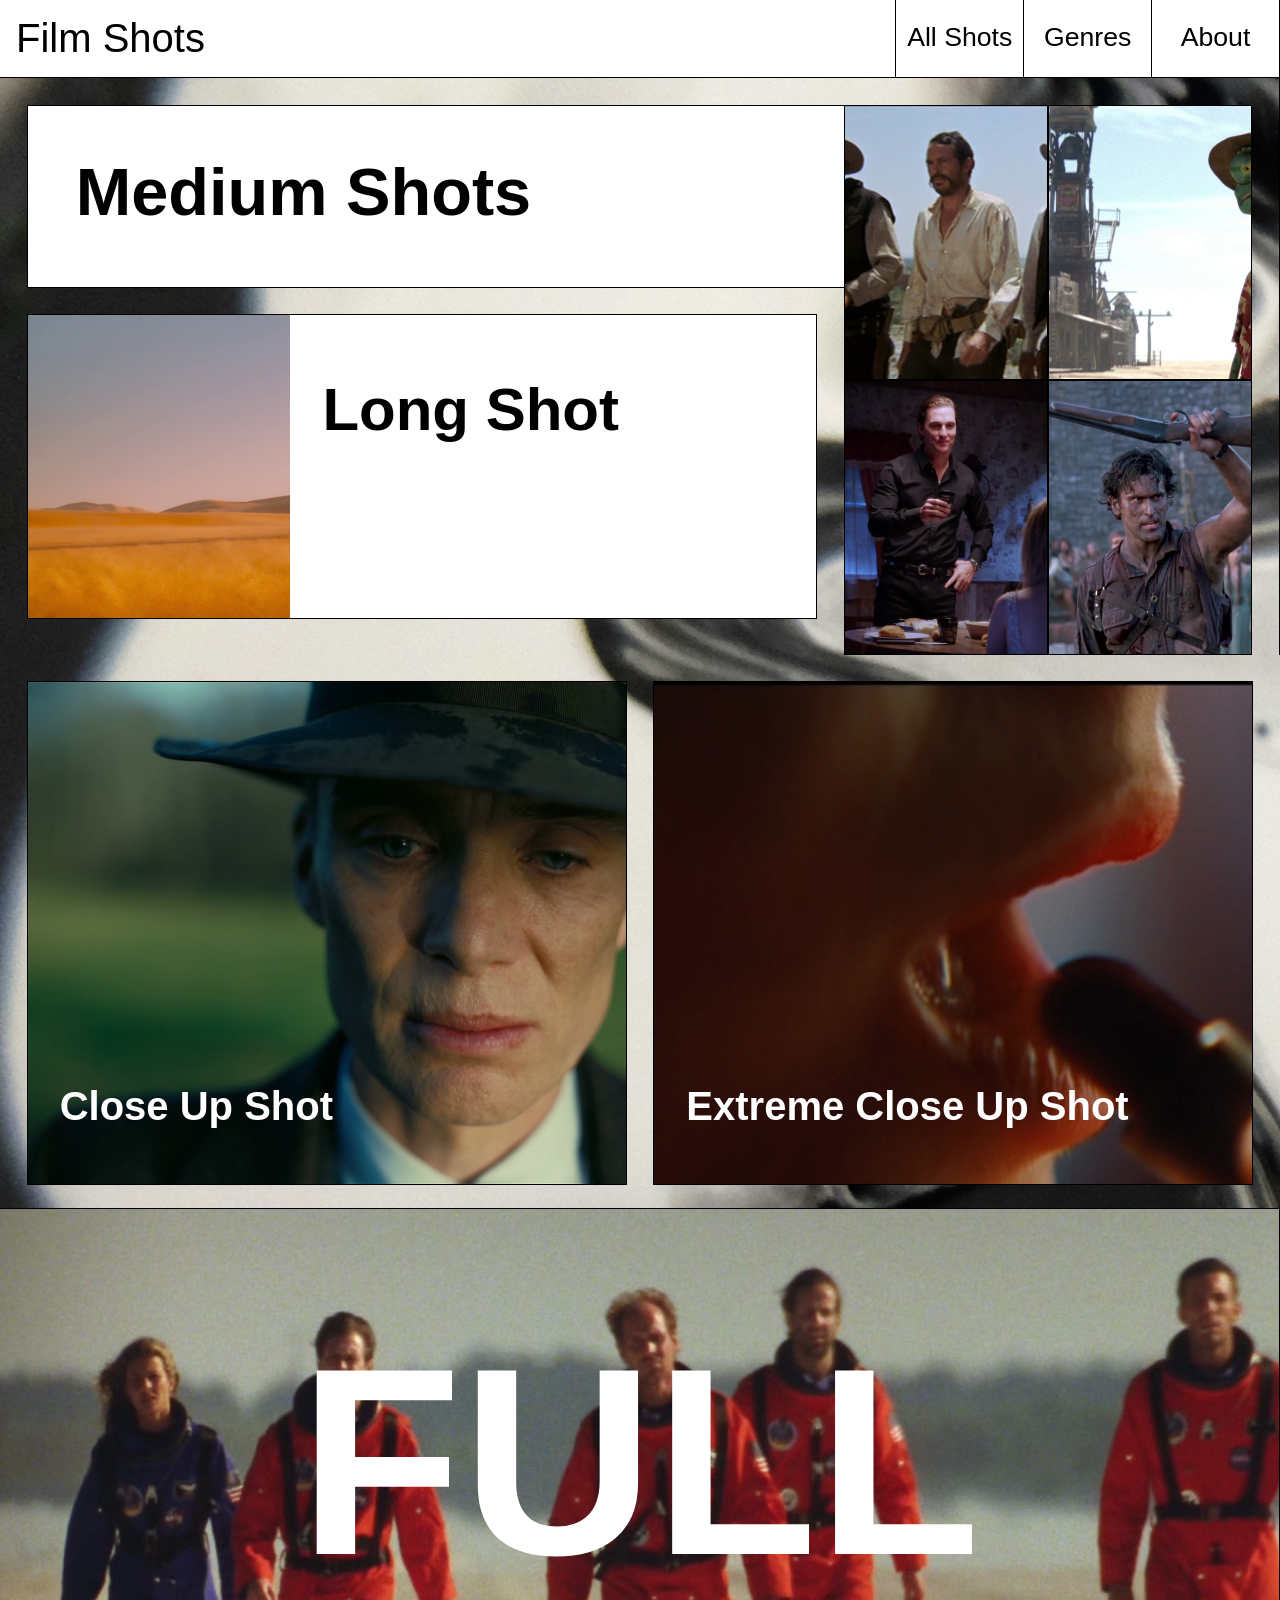
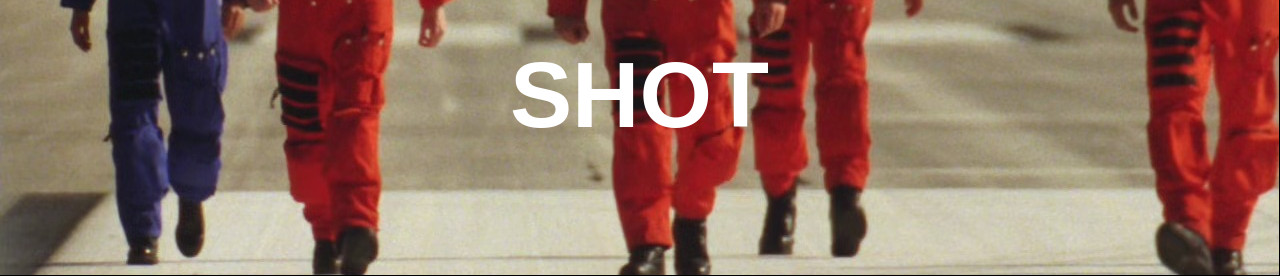
<file: index.html>
<html lang="en">
<head>
    <meta charset="UTF-8">
    <meta name="viewport" content="width=device-width, initial-scale=1.0">
    <link rel="stylesheet" href="style.css">
    <title>Film Shots</title>
</head>
<body>
    <nav>
        <div class="title">Film Shots</div>
        <div></div>
        <a href="#">All Shots</a>
        <a href="pages/genres.html">Genres</a>
        <a href="pages/about.html">About</a>
    </nav>
    <div class="desktopFormat">
        <div class="grid-med">
            <div class="first-split">
                <a href="pages/mediumshot-gallery.html" class="border">
                    <div id="med-shots">Medium Shots</div>
                </a>
                <div class="visual-border">
                    <a href="pages/longshot.html" class="longshot">
                        <div class="longshot-box">
                            <img src="img/Mad-Max-Fury-04.jpg">
                        </div>
                        <div id="long-shot">Long Shot</div>
                    </a>
                </div>
            </div>
            <div class="grid-med-img">
                <a href="pages/cowboyshot.html" id="content-item">
                    <div class="item">
                        <img src="img/The-Wild-Bunch-01.jpg">
                        <div class="caption">Cowboy Shot</div>
                    </div>
                </a>
                <a href="pages/mediumshot.html" id="content-item">
                    <div class="item">
                        <img src="img/Rango-025.jpg">
                        <div class="caption">Medium Shot</div>
                    </div>
                </a>
                <a href="pages/mediumfullshot.html" id="content-item">
                    <div class="item">
                        <img src="img/Joe-Killer-62.jpg">
                        <div class="caption">Medium Full Shot</div>
                    </div>
                </a>
                <a href="pages/mediumcloseupshot.html" id="content-item">
                    <div class="item">
                        <img src="img/Army-of-Darkness-16.jpg">
                        <div class="caption">Medium Close Up Shot</div>
                    </div>
                </a>
            </div>
        </div>
    </div>
    <div class="mobileFormat">
        <div class="grid-med">
            <a href="pages/mediumshot-gallery.html" class="border">
                <div id="med-shots">Medium Shots</div>
            </a>
            <div class="grid-med-img">
                <a href="pages/cowboyshot.html" id="content-item">
                    <div class="item">
                        <img src="img/The-Wild-Bunch-01.jpg">
                        <div class="caption">Cowboy Shot</div>
                    </div>
                </a>
                <a href="pages/mediumshot.html" id="content-item">
                    <div class="item">
                        <img src="img/Rango-025.jpg">
                        <div class="caption">Medium Shot</div>
                    </div>
                </a>
                <a href="pages/mediumfullshot.html" id="content-item">
                    <div class="item">
                        <img src="img/Joe-Killer-62.jpg">
                        <div class="caption">Medium Full Shot</div>
                    </div>
                </a>
                <a href="pages/mediumcloseupshot.html" id="content-item">
                    <div class="item">
                        <img src="img/Army-of-Darkness-16.jpg">
                        <div class="caption">Medium Close Up Shot</div>
                    </div>
                </a>
            </div>
        </div>
        <div class="visual-border">
            <a href="pages/longshot.html" class="longshot">
                <div class="longshot-box">
                    <img src="img/Mad-Max-Fury-04.jpg">
                </div>
                <div id="long-shot">Long Shot</div>
            </a>
        </div>
    </div>
    <div class="closeups">
        <a href="pages/closeupshot.html" class="closeup-shot">
            <div id="cu-boxes"><img src="img/Oppenheimer-64.jpg"></div>
            <div id="cu-text">Close Up Shot</div>
        </a>
        <a href="pages/ecushot.html" class="ecu-shot">
            <div id="cu-boxes"><img src="img/The-Inglorious-Bastards-38.jpg"></div>
            <div id="ecu-text">Extreme Close Up Shot</div>
        </a>
    </div>
    <div class="border-full">
        <a href="pages/fullshot.html" class="grid-full">
            <div id="text-fullshot1">FULL</div>
            <div id="text-fullshot2">SHOT</div>
        </a>
    </div>
</body>
</html>
</file>
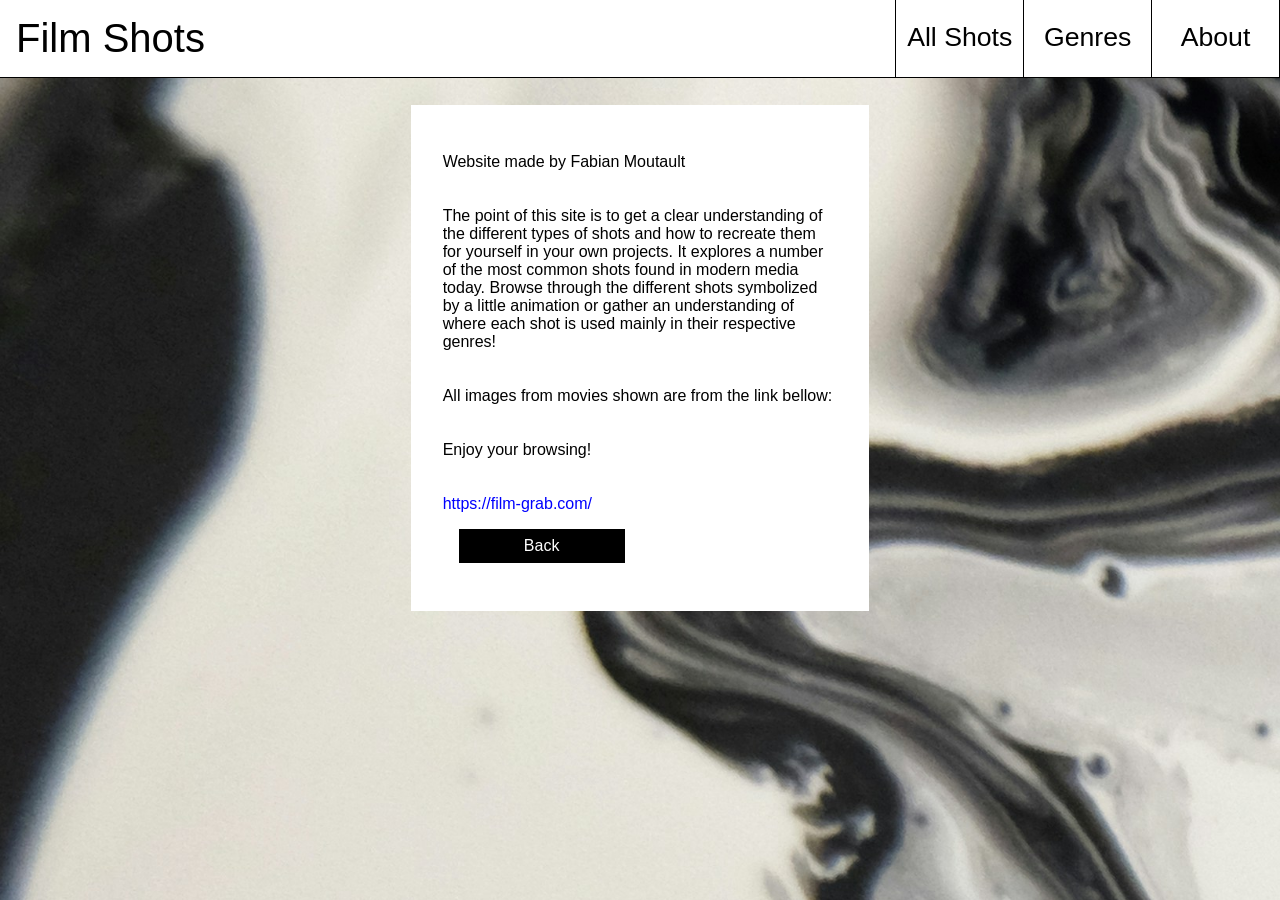
<file: pages/about.html>
<html lang="en">
<head>
    <meta charset="UTF-8">
    <meta name="viewport" content="width=device-width, initial-scale=1.0">
    <link rel="stylesheet" href="../style.css">
    <title>About</title>
</head>
<body>
    <nav>
        <div class="title">Film Shots</div>
        <div></div>
        <a href="../index.html">All Shots</a>
        <a href="genres.html">Genres</a>
        <a href="#">About</a>
    </nav>
    <div class="about-grid">
        <div></div>
        <div class="about-text-box">
            <p>
                Website made by Fabian Moutault
            </p>
            <p>
                The point of this site is to get a clear understanding of the different types of shots and how to recreate 
                them for yourself in your own projects. It explores a number of the most common shots found in modern
                media today. Browse through the different shots symbolized by a little animation or gather an understanding
                of where each shot is used mainly in their respective genres!
            </p>
            <p>
                All images from movies shown are from the link bellow:
            </p>
            <p>
                Enjoy your browsing!
            </p>
            <a href="https://film-grab.com/" target="_blank">
                https://film-grab.com/
            </a>
            <a href="../index.html">
                    <div class="button">Back</div>
            </a>
        </div>
        <div></div>
    </div>
</body>
</html>
</file>
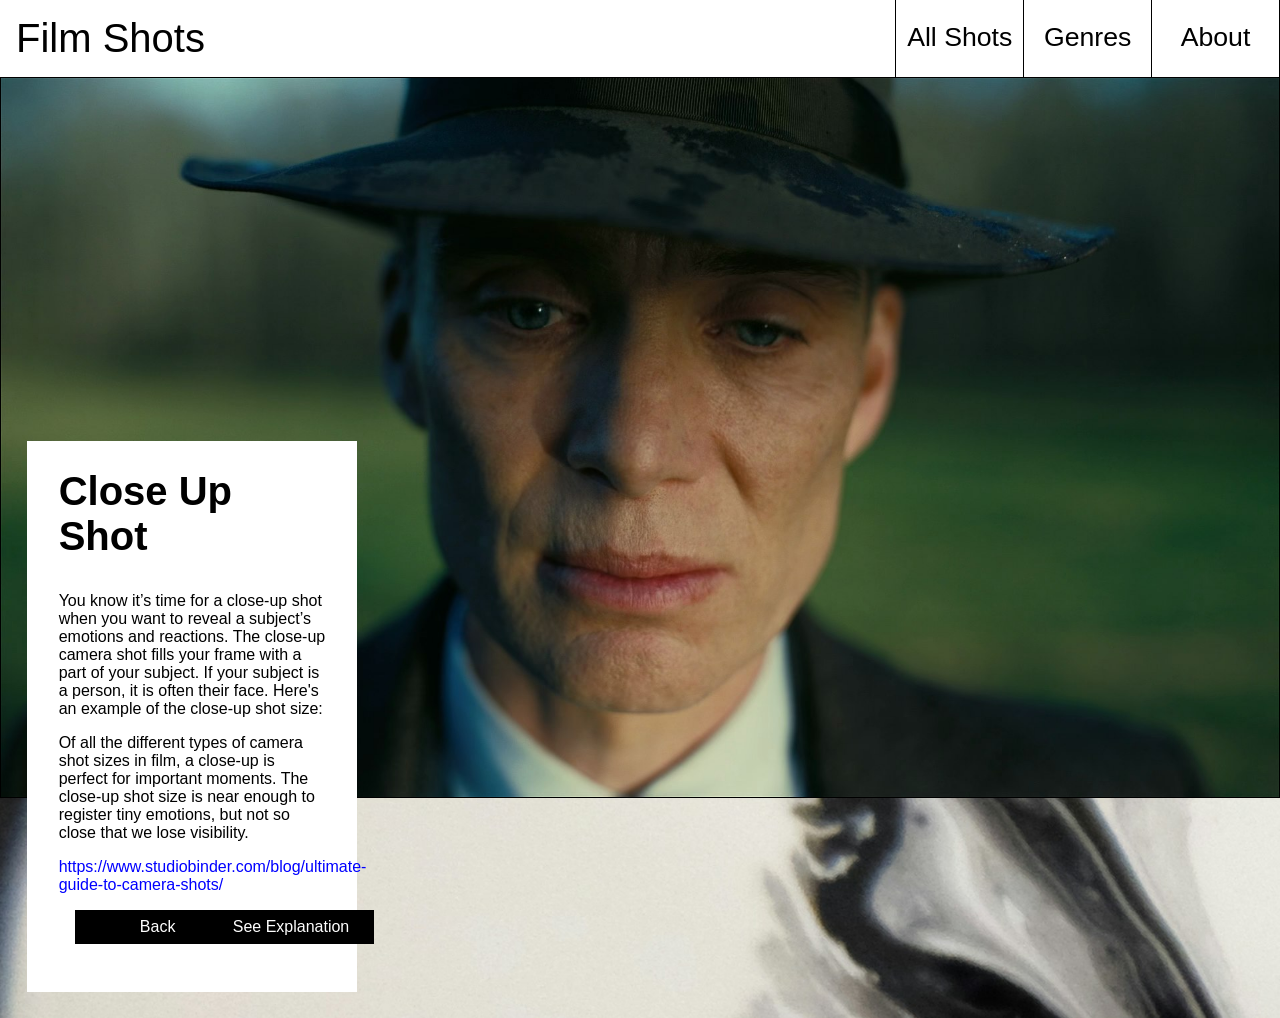
<file: pages/closeupshot.html>
<html lang="en">
<head>
    <meta charset="UTF-8">
    <meta name="viewport" content="width=device-width, initial-scale=1.0">
    <link rel="stylesheet" href="../style.css">
    <title>Close Up Shot</title>
</head>
<body>
    <nav>
        <div class="title">Film Shots</div>
        <div></div>
        <a href="../index.html">All Shots</a>
        <a href="genres.html">Genres</a>
        <a href="about.html">About</a>
    </nav>
    <div class="big-image">
        <img src="../img/Oppenheimer-64.jpg">
    </div>
    <div class="shot-grid">
        <div class="shot-text-box">
            <h2>Close Up Shot</h2>
            <p>You know it’s time for a close-up shot when you want to reveal a subject’s emotions and reactions. The close-up 
                camera shot fills your frame with a part of your subject. If your subject is a person, it is often their face. 
                Here's an example of the close-up shot size:
            </p>
            <p>
                Of all the different types of camera shot sizes in film, a close-up is perfect for important moments. 
                The close-up shot size is near enough to register tiny emotions, but not so close that we lose visibility.
            </p>
            <a href="https://www.studiobinder.com/blog/ultimate-guide-to-camera-shots/" target="_blank">
                https://www.studiobinder.com/blog/ultimate-guide-to-camera-shots/
            </a>
            <div class="button-container">
                <a href="../index.html">
                    <div class="button">Back</div>
                </a>
                <a href="https://youtu.be/O5ZCsw22JRk?list=PLEzQZpmbzckX-GPpjzBF4cjgueZBX2bJD" target="_blank" class="shot-explain">
                    <div class="button">See Explanation</div>
                </a>
            </div>
        </div>
    </div>
</body>
</html>
</file>
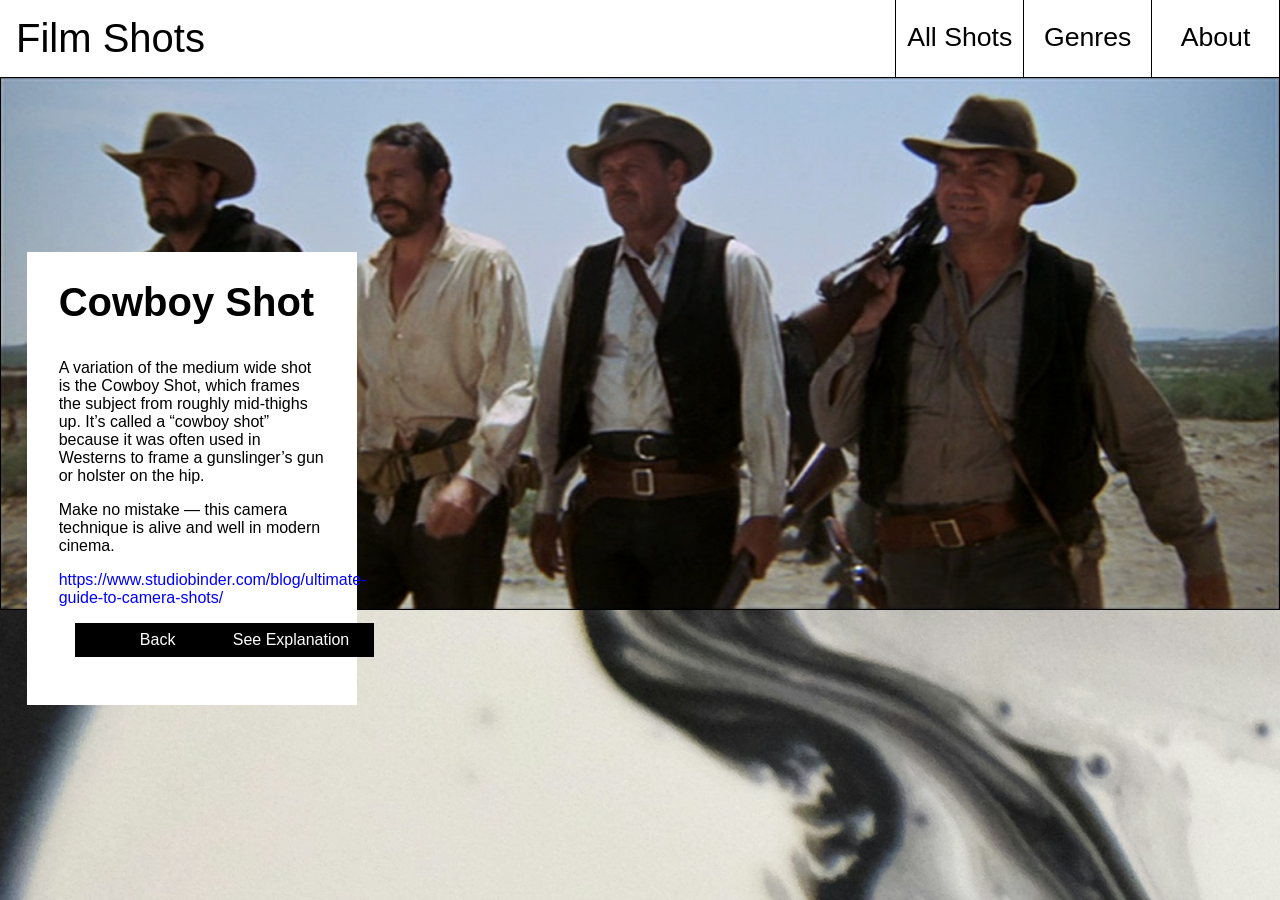
<file: pages/cowboyshot.html>
<html lang="en">
<head>
    <meta charset="UTF-8">
    <meta name="viewport" content="width=device-width, initial-scale=1.0">
    <link rel="stylesheet" href="../style.css">
    <title>Cowboy Shot</title>
</head>
<body>
    <nav>
        <div class="title">Film Shots</div>
        <div></div>
        <a href="../index.html">All Shots</a>
        <a href="genres.html">Genres</a>
        <a href="about.html">About</a>
    </nav>
    <div class="big-image">
        <img src="../img/The-Wild-Bunch-01.jpg">
    </div>
    <div class="shot-grid">
        <div class="shot-text-box">
            <h2>Cowboy Shot</h2>
            <p>A variation of the medium wide shot is the Cowboy Shot, which frames the subject from roughly mid-thighs up. It’s called a
                “cowboy shot” because it was often used in Westerns to frame a gunslinger’s gun or holster on the hip.
            </p>
            <p>Make no mistake — this camera technique is alive and well in modern cinema.
            </p>
            <a href="https://www.studiobinder.com/blog/ultimate-guide-to-camera-shots/" target="_blank">
                https://www.studiobinder.com/blog/ultimate-guide-to-camera-shots/
            </a>
            <div class="button-container">
                <a href="../index.html">
                    <div class="button">Back</div>
                </a>
                <a href="https://youtu.be/dQV2-6_0ZeY?list=PLEzQZpmbzckX-GPpjzBF4cjgueZBX2bJD" target="_blank" class="shot-explain">
                    <div class="button">See Explanation</div>
                </a>
            </div>
        </div>
    </div>
</body>
</html>
</file>
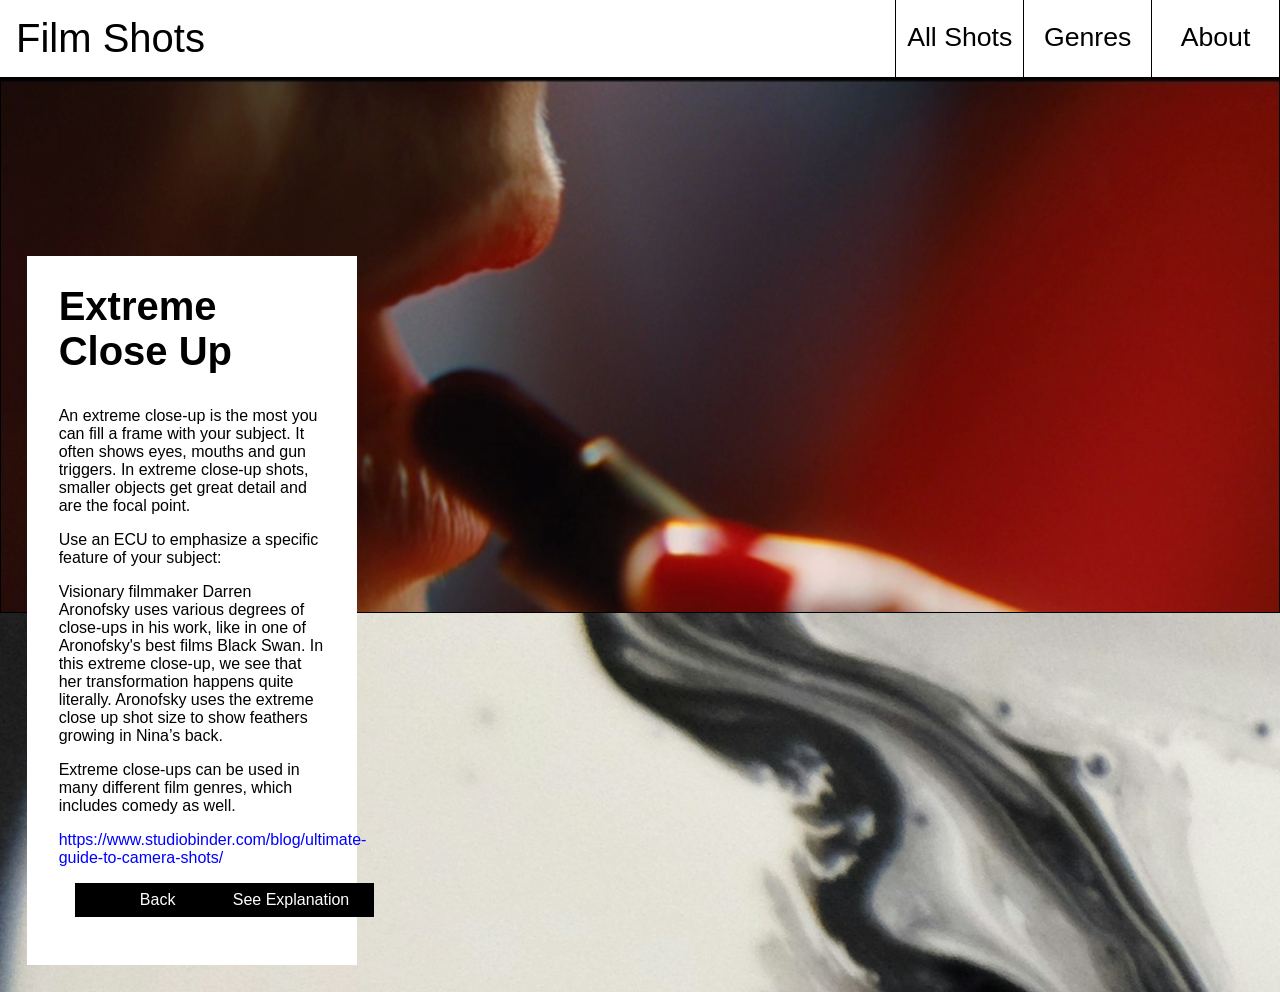
<file: pages/ecushot.html>
<html lang="en">
<head>
    <meta charset="UTF-8">
    <meta name="viewport" content="width=device-width, initial-scale=1.0">
    <link rel="stylesheet" href="../style.css">
    <title>Extreme Close Up Shot</title>
</head>
<body>
    <nav>
        <div class="title">Film Shots</div>
        <div></div>
        <a href="../index.html">All Shots</a>
        <a href="genres.html">Genres</a>
        <a href="about.html">About</a>
    </nav>
    <div class="big-image">
        <img src="../img/The-Inglorious-Bastards-38.jpg">
    </div>
    <div class="shot-grid">
        <div class="shot-text-box">
            <h2>Extreme Close Up</h2>
            <p>
                An extreme close-up is the most you can fill a frame with your subject. It often shows eyes, mouths and gun triggers. 
                In extreme close-up shots, smaller objects get great detail and are the focal point.
            </p>
            <p>
                Use an ECU to emphasize a specific feature of your subject:
            </p>
            <p>
                Visionary filmmaker Darren Aronofsky uses various degrees of close-ups in his work, like in one of Aronofsky's 
                best films Black Swan. In this extreme close-up, we see that her transformation happens quite literally. Aronofsky 
                uses the extreme close up shot size to show feathers growing in Nina’s back.
            </p>
            <p>
                Extreme close-ups can be used in many different film genres, which includes comedy as well.
            </p>
            <a href="https://www.studiobinder.com/blog/ultimate-guide-to-camera-shots/" target="_blank">
                https://www.studiobinder.com/blog/ultimate-guide-to-camera-shots/
            </a>
            <div class="button-container">
                <a href="../index.html">
                    <div class="button">Back</div>
                </a>
                <a href="https://youtu.be/O5ZCsw22JRk?list=PLEzQZpmbzckX-GPpjzBF4cjgueZBX2bJD" target="_blank" class="shot-explain">
                    <div class="button">See Explanation</div>
                </a>
            </div>
        </div>
    </div>
</body>
</html>
</file>
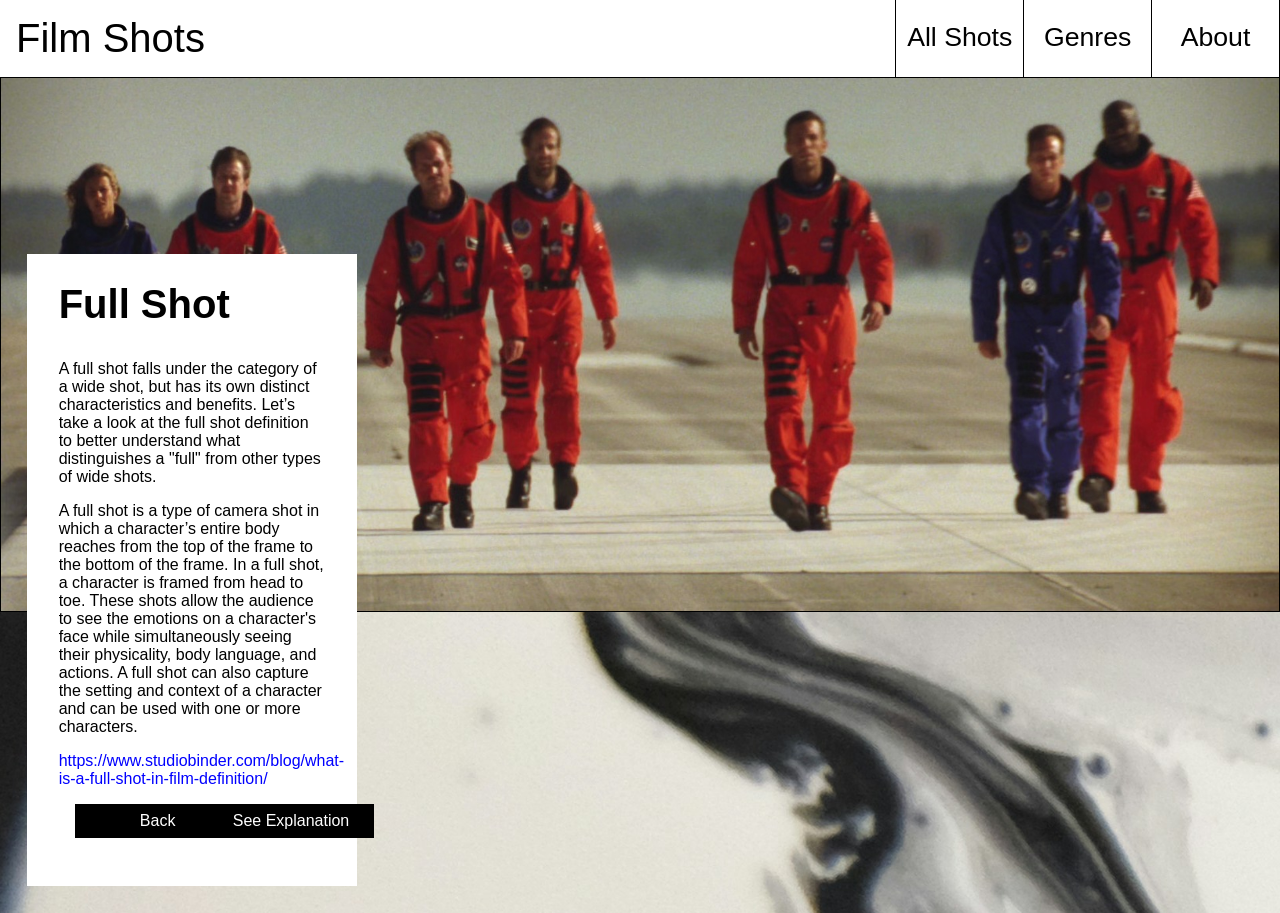
<file: pages/fullshot.html>
<html lang="en">
<head>
    <meta charset="UTF-8">
    <meta name="viewport" content="width=device-width, initial-scale=1.0">
    <link rel="stylesheet" href="../style.css">
    <title>Full Shot</title>
</head>
<body>
    <nav>
        <div class="title">Film Shots</div>
        <div></div>
        <a href="../index.html">All Shots</a>
        <a href="genres.html">Genres</a>
        <a href="about.html">About</a>
    </nav>
    <div class="big-image">
        <img src="../img/Armageddon-62.jpg">
    </div>
    <div class="shot-grid">
        <div class="shot-text-box">
            <h2>Full Shot</h2>
            <p>
                A full shot falls under the category of a wide shot, but has its own distinct characteristics and benefits. Let’s take a look at the 
                full shot definition to better understand what distinguishes a "full" from other types of wide shots. 
            </p>
            <p>A full shot is a type of camera shot in which a character’s entire body reaches from the top of the frame to the bottom of the frame.
                 In a full shot, a character is framed from head to toe. These shots allow the audience to see the emotions on a character's face while
                 simultaneously seeing their physicality, body language, and actions. A full shot can also capture the setting and context of a character 
                 and can be used with one or more characters.
            </p>
            <a href="https://www.studiobinder.com/blog/what-is-a-full-shot-in-film-definition/" target="_blank">
                https://www.studiobinder.com/blog/what-is-a-full-shot-in-film-definition/
            </a>
            <div class="button-container">
                <a href="../index.html">
                    <div class="button">Back</div>
                </a>
                <a href="https://youtu.be/VwbSxxm6skM" target="_blank" class="shot-explain">
                    <div class="button">See Explanation</div>
                </a>
            </div>
        </div>
    </div>
</body>
</html>
</file>
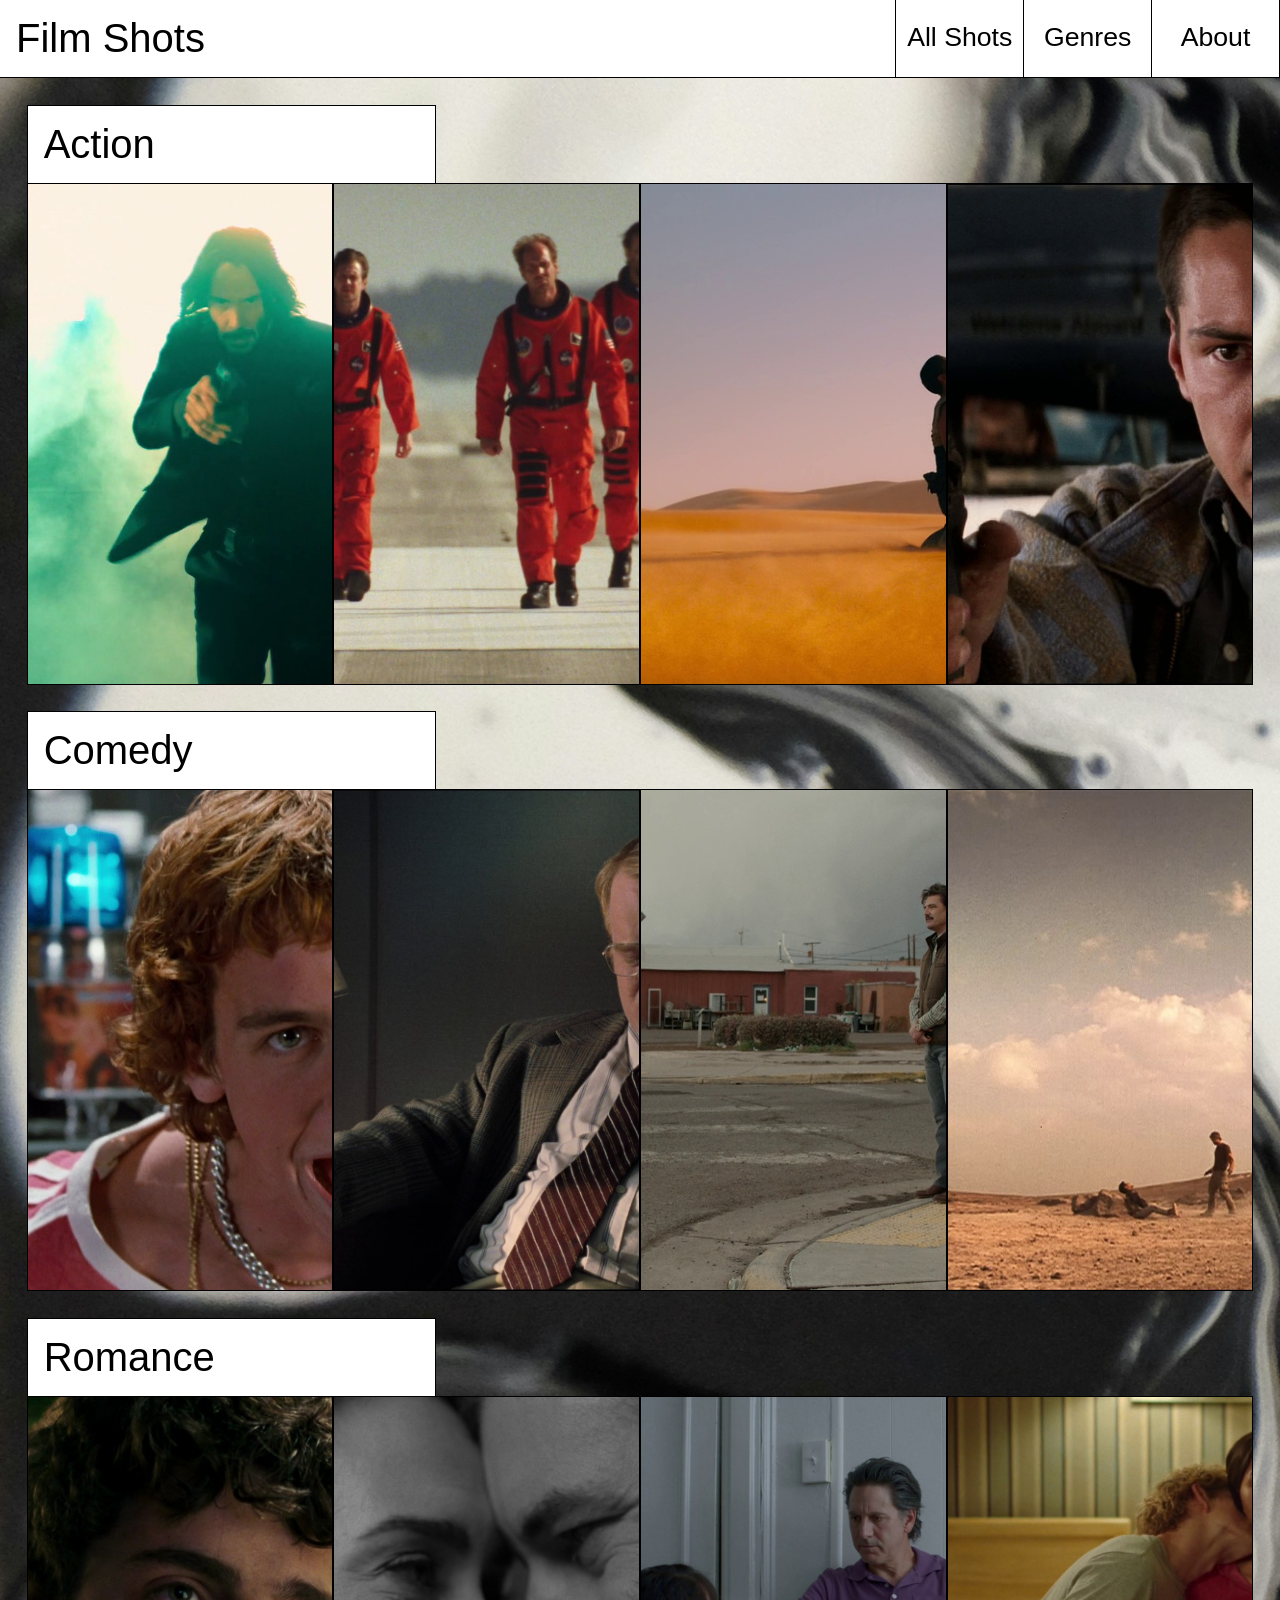
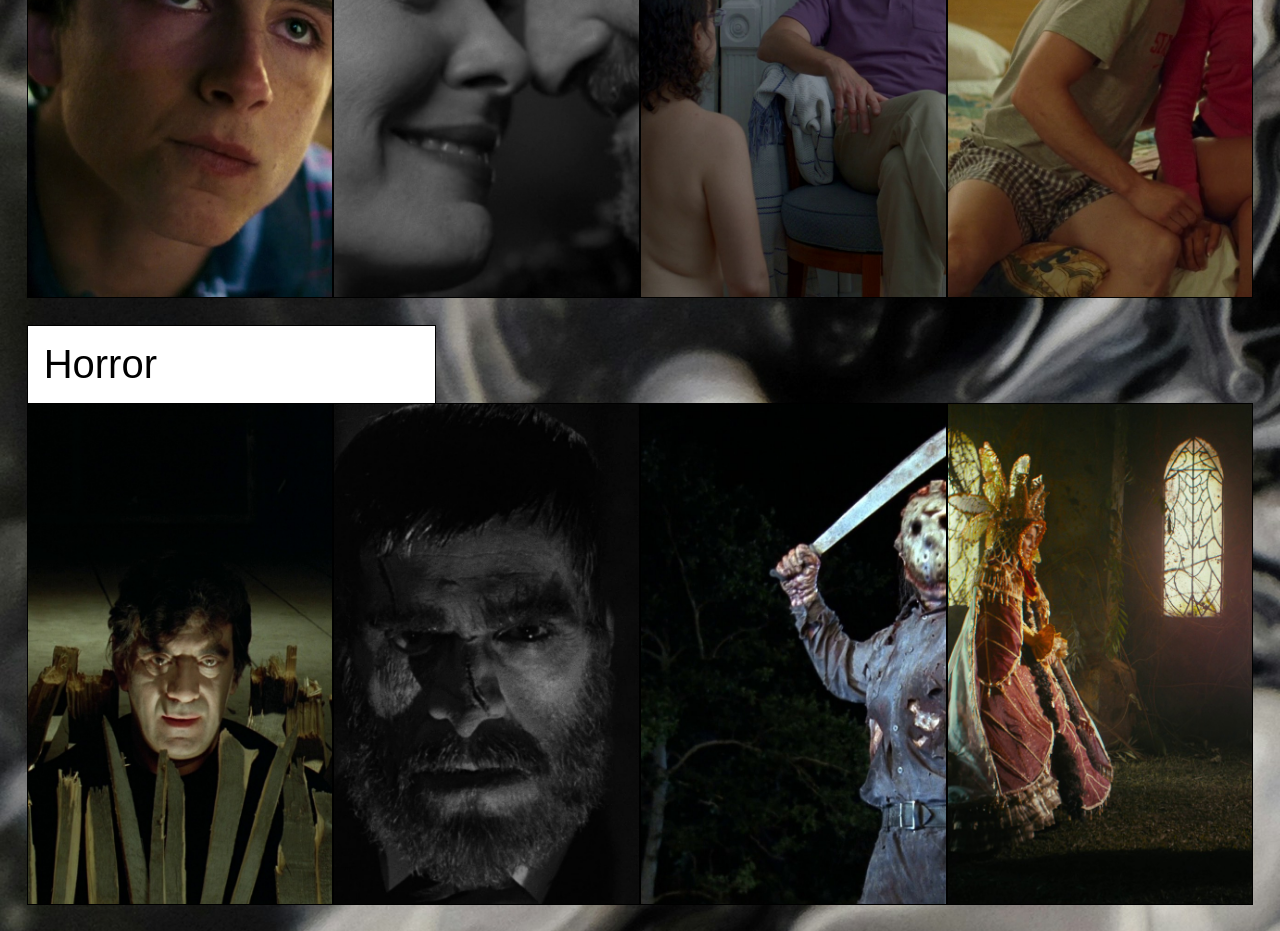
<file: pages/genres.html>
<html lang="en">
<head>
    <meta charset="UTF-8">
    <meta name="viewport" content="width=device-width, initial-scale=1.0">
    <link rel="stylesheet" href="../style.css">
    <title>Genres</title>
</head>
<body>
    <nav>
        <div class="title">Film Shots</div>
        <div></div>
        <a href="../index.html">All Shots</a>
        <a href="#">Genres</a>
        <a href="about.html">About</a>
    </nav>
    <div class="genre-slot">
        <div class="genre-tag-grid">
            <div class="genre-tag">Action</div>
            <div></div>
        </div>
        <div class="shot-grid-genres">
            <a href="mediumfullshot.html" id="content-item">
                <div class="item" id="genre-box">
                    <img src="../img/John-wick-4-31.jpg" class="genreImg"id="imagePlacement1">
                    <div class="caption">Medium Full Shot</div>
                </div>
            </a>
            <a href="fullshot.html" id="content-item">
                <div class="item" id="genre-box">
                    <img src="../img/Armageddon-62.jpg" class="genreImg">
                    <div class="caption">Full Shot</div>
                </div>
            </a>
            <a href="longshot.html" id="content-item">
                <div class="item" id="genre-box">
                    <img src="../img/Mad-Max-Fury-04.jpg" class="genreImg">
                    <div class="caption">Long Shot</div>
                </div>
            </a>
            <a href="mediumcloseupshot.html" id="content-item" class="genreImg">
                <div class="item" id="genre-box">
                    <img src="../img/Speed-29.jpg" class="genreImg"  id="imagePlacement1">
                    <div class="caption">Medium Close Up Shot</div>
                </div>
            </a>
        </div>
    </div>
    <div class="genre-slot">
        <div class="genre-tag-grid">
            <div class="genre-tag">Comedy</div>
            <div></div>
        </div>
        <div class="shot-grid-genres">
            <a href="closeupshot.html" id="content-item">
                <div class="item" id="genre-box">
                    <img src="../img/Empire-Records-14.jpg" class="genreImg">
                    <div class="caption">Close Up Shot</div>
                </div>
            </a>
            <a href="mediumshot.html" id="content-item">
                <div class="item" id="genre-box">
                    <img src="../img/Happiness-04.jpg" class="genreImg">
                    <div class="caption">Medium Shot</div>
                </div>
            </a>
            <a href="fullshot.html" id="content-item">
                <div class="item" id="genre-box">
                    <img src="../img/Eddington-12.jpg" class="genreImg" id="imagePlacement1">
                    <div class="caption">Full Shot</div>
                </div>
            </a>
            <a href="longshot.html" id="content-item" class="genreImg">
                <div class="item" id="genre-box">
                    <img src="../img/The-Mexican-27.jpg" class="genreImg">
                    <div class="caption">Long Shot</div>
                </div>
            </a>
        </div>
    </div>
    <div class="genre-slot">
        <div class="genre-tag-grid">
            <div class="genre-tag">Romance</div>
            <div></div>
        </div>
        <div class="shot-grid-genres">
            <a href="closeupshot.html" id="content-item">
                <div class="item" id="genre-box">
                    <img src="../img/callme020.jpg" class="genreImg">
                    <div class="caption">Close Up Shot</div>
                </div>
            </a>
            <a href="ecushot.html" id="content-item">
                <div class="item" id="genre-box">
                    <img src="../img/bluejay045.jpg" class="genreImg">
                    <div class="caption">Extreme Close Up Shot</div>
                </div>
            </a>
            <a href="mediumshot.html" id="content-item">
                <div class="item" id="genre-box">
                    <img src="../img/TFTTTFDSHP-15.jpg" class="genreImg">
                    <div class="caption">Medium Shot</div>
                </div>
            </a>
            <a href="fullshot.html" id="content-item" class="genreImg">
                <div class="item" id="genre-box">
                    <img src="../img/Challengers-29.jpg" class="genreImg">
                    <div class="caption">Medium Full Shot</div>
                </div>
            </a>
        </div>
    </div>
    <div class="genre-slot">
        <div class="genre-tag-grid">
            <div class="genre-tag">Horror</div>
            <div></div>
        </div>
        <div class="shot-grid-genres">
            <a href="closeupshot.html" id="content-item">
                <div class="item" id="genre-box">
                    <img src="../img/Faust-1994-32.jpg" class="genreImg">
                    <div class="caption">Close Up Shot</div>
                </div>
            </a>
            <a href="ecushot.html" id="content-item">
                <div class="item" id="genre-box">
                    <img src="../img/The-Old-Dark-House-05.jpg" class="genreImg">
                    <div class="caption">Extreme Close Up Shot</div>
                </div>
            </a>
            <a href="mediumshot.html" id="content-item">
                <div class="item" id="genre-box">
                    <img src="../img/Jason-Goes-to-Hell-08.jpg" class="genreImg">
                    <div class="caption">Medium Shot</div>
                </div>
            </a>
            <a href="fullshot.html" id="content-item" class="genreImg">
                <div class="item" id="genre-box">
                    <img src="../img/IMMS-31.jpg" class="genreImg">
                    <div class="caption">Full Shot</div>
                </div>
            </a>
        </div>
    </div>
</body>
</html>
</file>
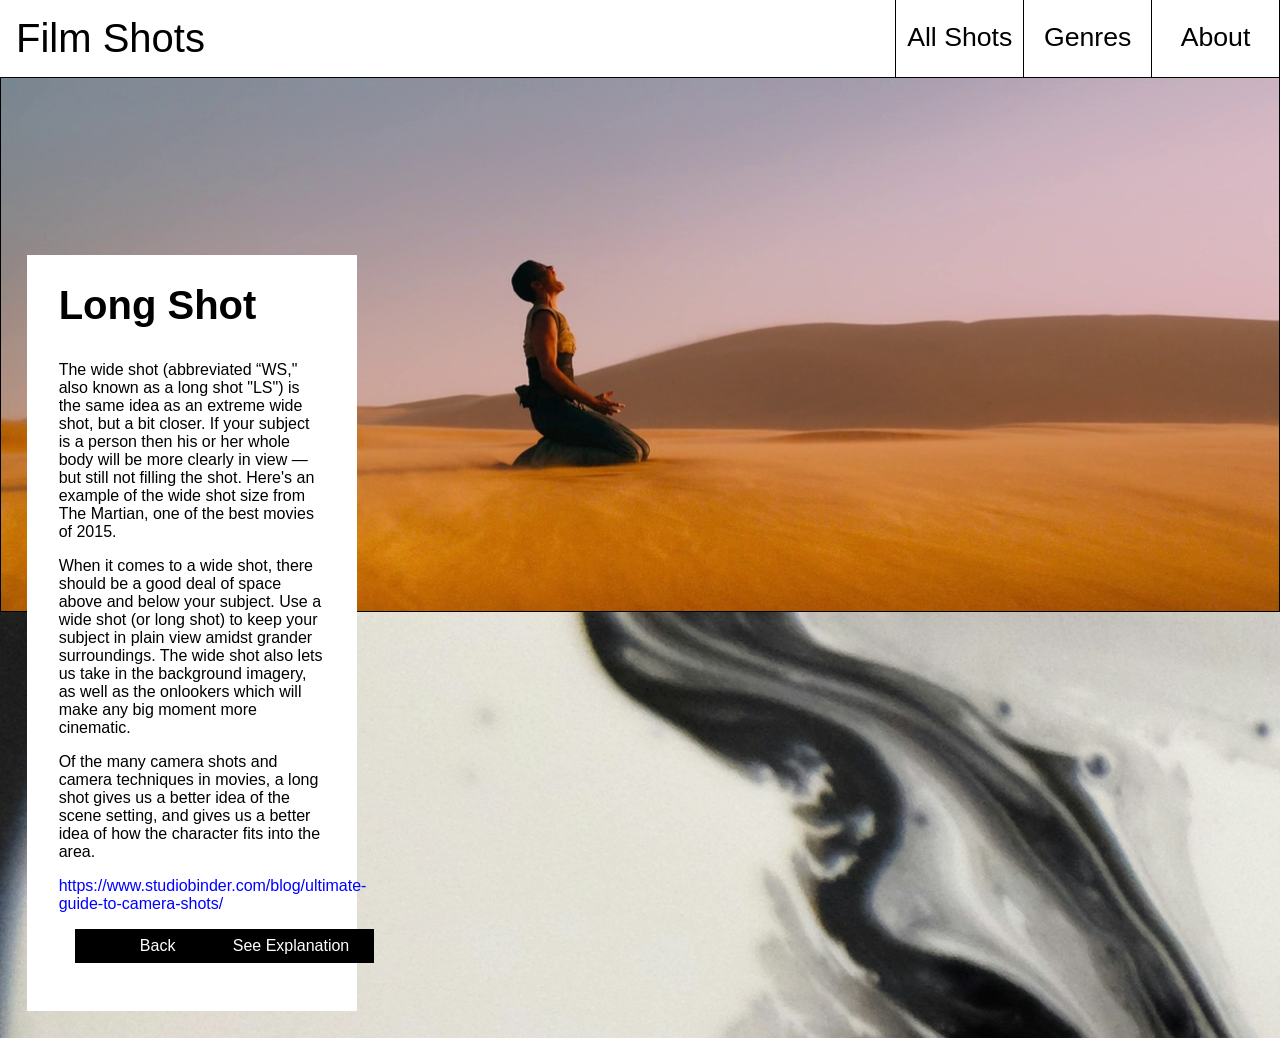
<file: pages/longshot.html>
<html lang="en">
<head>
    <meta charset="UTF-8">
    <meta name="viewport" content="width=device-width, initial-scale=1.0">
    <link rel="stylesheet" href="../style.css">
    <title>Long Shot</title>
</head>
<body>
    <nav>
        <div class="title">Film Shots</div>
        <div></div>
        <a href="../index.html">All Shots</a>
        <a href="genres.html">Genres</a>
        <a href="about.html">About</a>
    </nav>
    <div class="big-image">
        <img src="../img/Mad-Max-Fury-04.jpg">
    </div>
    <div class="shot-grid">
        <div class="shot-text-box">
            <h2>Long Shot</h2>
            <p>The wide shot (abbreviated “WS," also known as a long shot "LS") is the same idea as an extreme wide shot, but a bit closer. 
                If your subject is a person then his or her whole body will be more clearly in view — but still not filling the shot. 
                Here's an example of the wide shot size from The Martian, one of the best movies of 2015.
            </p>
            <p>When it comes to a wide shot, there should be a good deal of space above and below your subject. Use a wide shot (or long shot) to keep your subject in plain 
                view amidst grander surroundings. The wide shot also lets us take in the background imagery, as well as the onlookers which 
                will make any big moment more cinematic. 
            </p>
            <p>Of the many camera shots and camera techniques in movies, a long shot gives us a 
                better idea of the scene setting, and gives us a better idea of how the character fits into the area.
            </p>
            <a href="https://www.studiobinder.com/blog/ultimate-guide-to-camera-shots/" target="_blank">
                https://www.studiobinder.com/blog/ultimate-guide-to-camera-shots/
            </a>
            <div class="button-container">
                <a href="../index.html">
                    <div class="button">Back</div>
                </a>
                <a href="https://youtu.be/VwbSxxm6skM" target="_blank" class="shot-explain">
                    <div class="button">See Explanation</div>
                </a>
            </div>
        </div>
    </div>
</body>
</html>
</file>
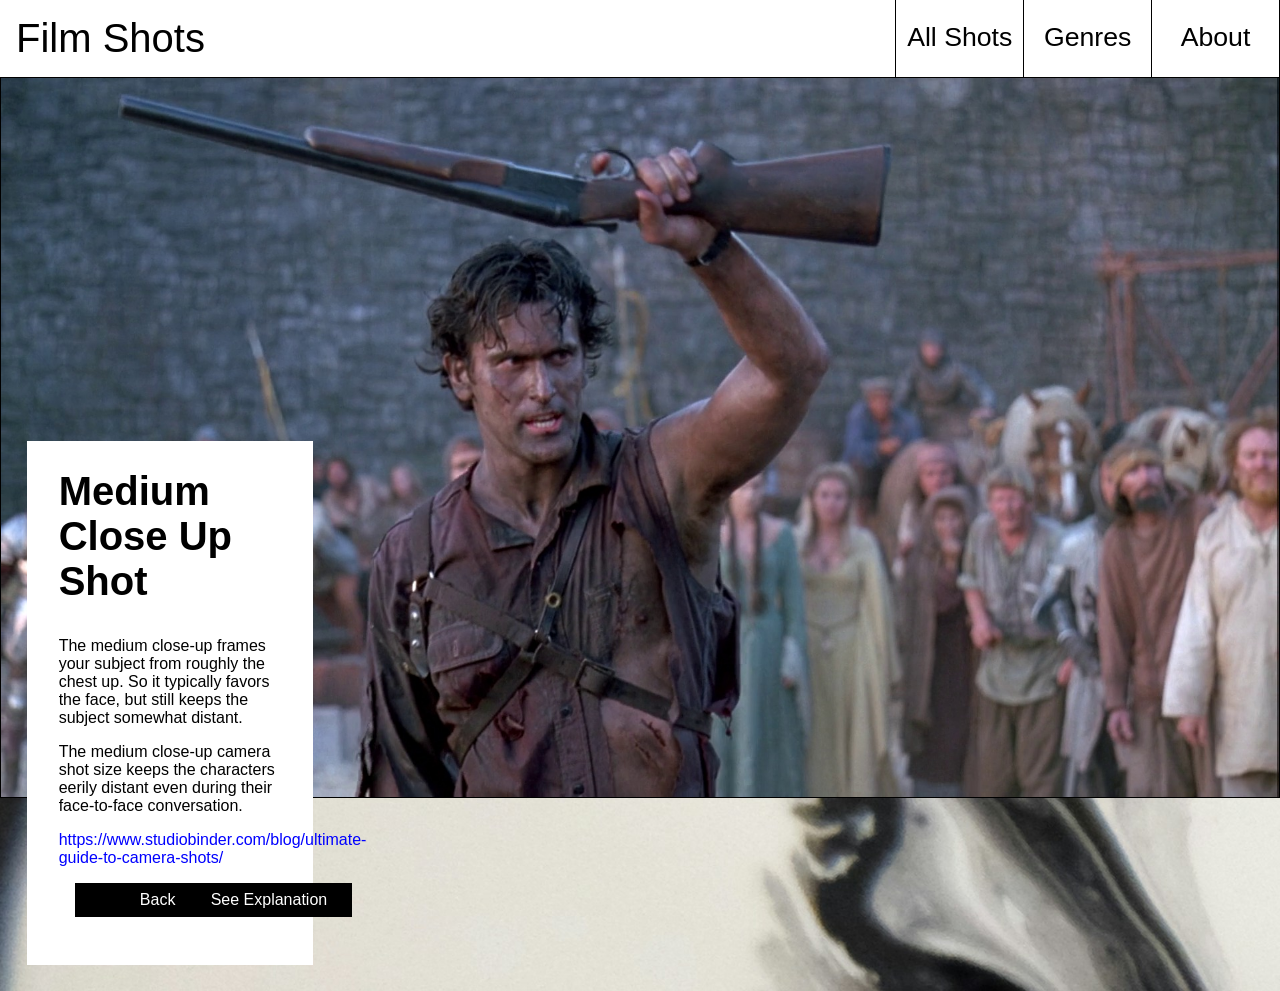
<file: pages/mediumcloseupshot.html>
<html lang="en">
<head>
    <meta charset="UTF-8">
    <meta name="viewport" content="width=device-width, initial-scale=1.0">
    <link rel="stylesheet" href="../style.css">
    <title>Medium Close Up Shot</title>
</head>
<body>
    <nav>
        <div class="title">Film Shots</div>
        <div></div>
        <a href="../index.html">All Shots</a>
        <a href="genres.html">Genres</a>
        <a href="about.html">About</a>
    </nav>
    <div class="big-image">
        <img src="../img/Army-of-Darkness-16.jpg">
    </div>
    <div class="shot-grid">
        <div class="shot-text-box">
            <h2>Medium Close Up Shot</h2>
            <p>The medium close-up frames your subject from roughly the chest up. So it typically favors the face, but still keeps the subject somewhat distant.
            </p>
            <p>The medium close-up camera shot size keeps the characters eerily distant even during their face-to-face conversation. 
            </p>
            <a href="https://www.studiobinder.com/blog/ultimate-guide-to-camera-shots/" target="_blank">
                https://www.studiobinder.com/blog/ultimate-guide-to-camera-shots/
            </a>
            <div class="button-container">
                <a href="../index.html">
                    <div class="button">Back</div>
                </a>
                <a href="https://youtu.be/dQV2-6_0ZeY?list=PLEzQZpmbzckX-GPpjzBF4cjgueZBX2bJD" target="_blank" class="shot-explain">
                    <div class="button">See Explanation</div>
                </a>
            </div>
        </div>
    </div>
</body>
</html>
</file>
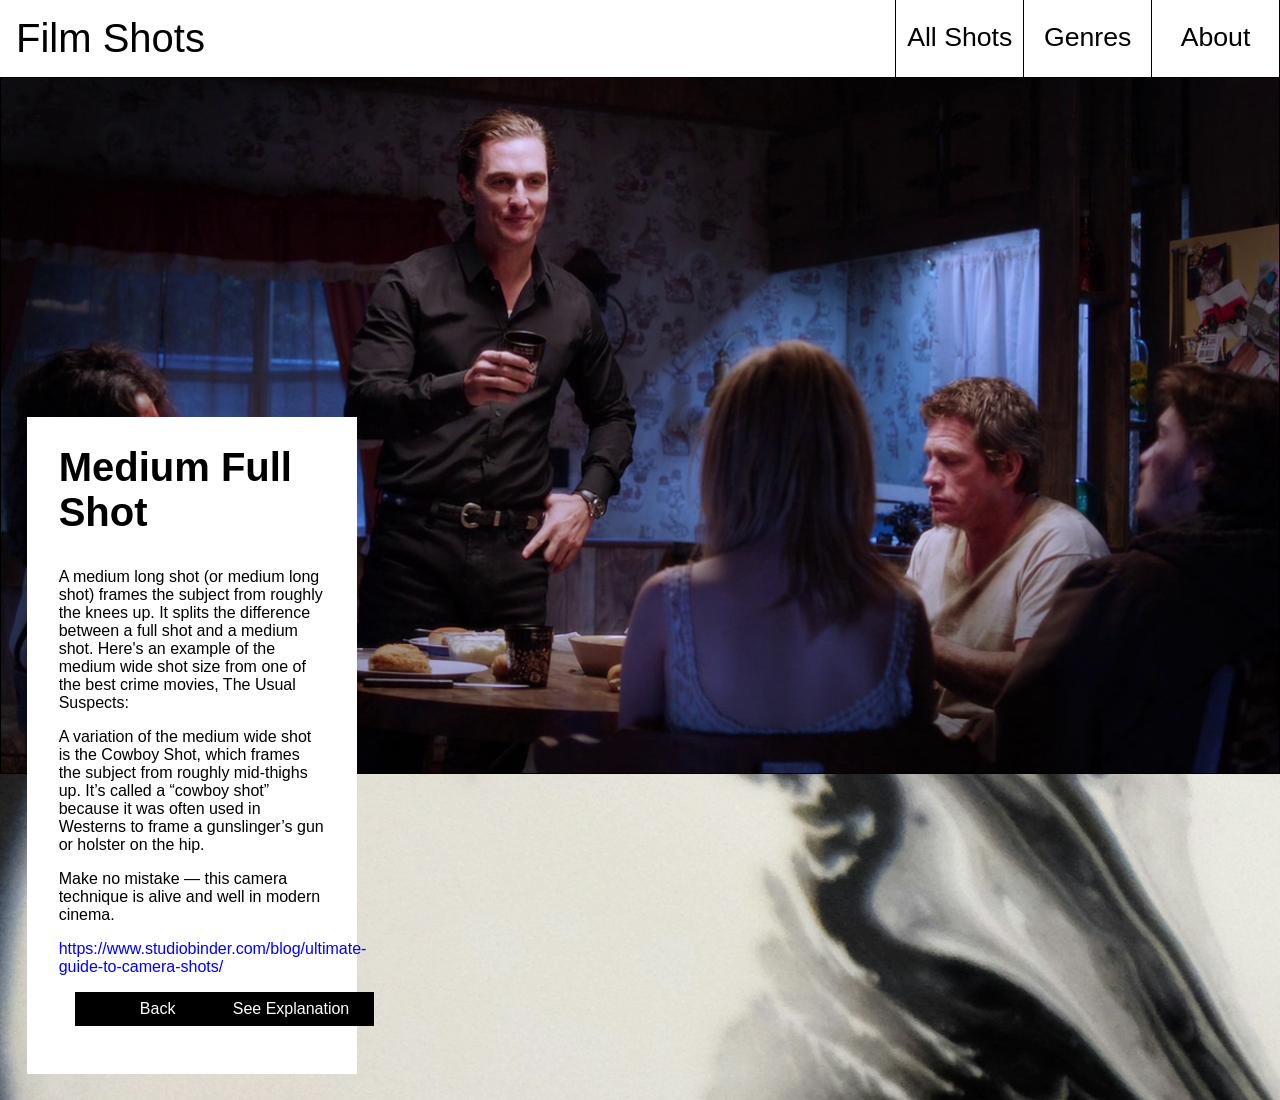
<file: pages/mediumfullshot.html>
<html lang="en">
<head>
    <meta charset="UTF-8">
    <meta name="viewport" content="width=device-width, initial-scale=1.0">
    <link rel="stylesheet" href="../style.css">
    <title>Medium Full Shot</title>
</head>
<body>
    <nav>
        <div class="title">Film Shots</div>
        <div></div>
        <a href="../index.html">All Shots</a>
        <a href="genres.html">Genres</a>
        <a href="about.html">About</a>
    </nav>
    <div class="big-image">
        <img src="../img/Joe-Killer-62.jpg">
    </div>
    <div class="shot-grid">
        <div class="shot-text-box">
            <h2>Medium Full Shot</h2>
            <p>A medium long shot (or medium long shot) frames the subject from roughly the knees up. It splits the difference between 
                a full shot and a medium shot. Here's an example of the medium wide shot size from one of the best crime movies, The Usual Suspects:
            </p>
            <p>
                A variation of the medium wide shot is the Cowboy Shot, which frames the subject from roughly mid-thighs up. 
                It’s called a “cowboy shot” because it was often used in Westerns to frame a gunslinger’s gun or holster on the hip.
            </p>
            <p>
                Make no mistake — this camera technique is alive and well in modern cinema.
            </p>
            <a href="https://www.studiobinder.com/blog/ultimate-guide-to-camera-shots/">
                https://www.studiobinder.com/blog/ultimate-guide-to-camera-shots/
            </a>
            <div class="button-container">
                <a href="../index.html">
                    <div class="button">Back</div>
                </a>
                <a href="https://youtu.be/dQV2-6_0ZeY?list=PLEzQZpmbzckX-GPpjzBF4cjgueZBX2bJD" target="_blank" class="shot-explain">
                    <div class="button">See Explanation</div>
                </a>
            </div>
        </div>
    </div>
</body>
</html>
</file>
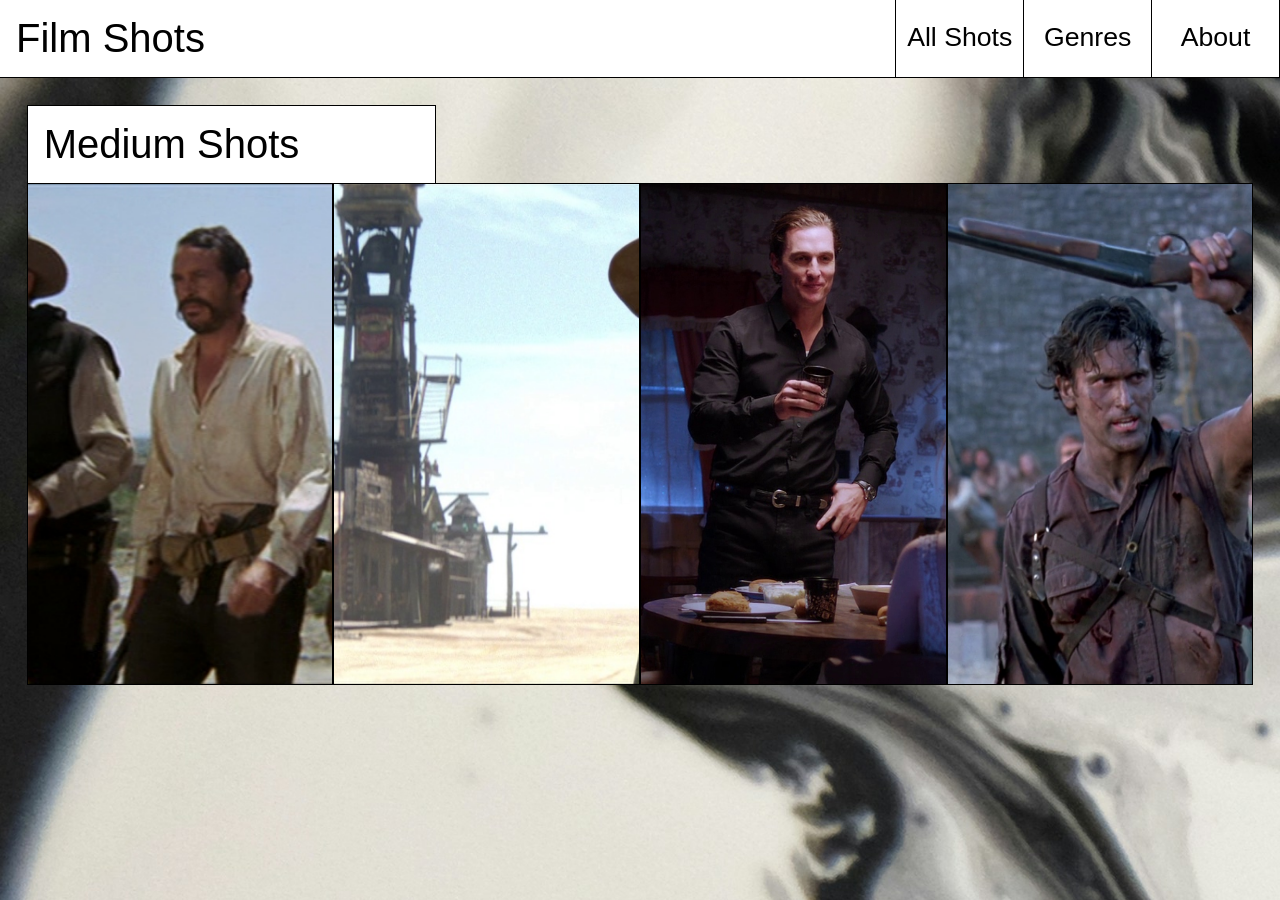
<file: pages/mediumshot-gallery.html>
<html lang="en">
<head>
    <meta charset="UTF-8">
    <meta name="viewport" content="width=device-width, initial-scale=1.0">
    <link rel="stylesheet" href="../style.css">
    <title>Medium Shot Gallery</title>
</head>
<body>
    <nav>
        <div class="title">Film Shots</div>
        <div></div>
        <a href="../index.html">All Shots</a>
        <a href="genres.html">Genres</a>
        <a href="about.html">About</a>
    </nav>
    <div class="genre-slot">
        <div class="genre-tag-grid">
            <div class="genre-tag">Medium Shots</div>
            <div></div>
        </div>
        <div class="shot-grid-genres">
            <a href="cowboyshot.html" id="content-item">
                <div class="item" id="genre-box">
                    <img src="../img/The-Wild-Bunch-01.jpg" class="genreImg">
                    <div class="caption">Cowboy Shot</div>
                </div>
            </a>
            <a href="mediumshot.html" id="content-item">
                <div class="item" id="genre-box">
                    <img src="../img/Rango-025.jpg" class="genreImg">
                    <div class="caption">Medium Shot</div>
                </div>
            </a>
            <a href="mediumfullshot.html" id="content-item">
                <div class="item" id="genre-box">
                    <img src="../img/Joe-Killer-62.jpg" class="genreImg">
                    <div class="caption">Mediuum Full Shot</div>
                </div>
            </a>
            <a href="mediumcloseupshot.html" id="content-item" class="genreImg">
                <div class="item" id="genre-box">
                    <img src="../img/Army-of-Darkness-16.jpg" class="genreImg">
                    <div class="caption">Medium Close Up Shot</div>
                </div>
            </a>
        </div>
    </div>
</body>
</html>
</file>
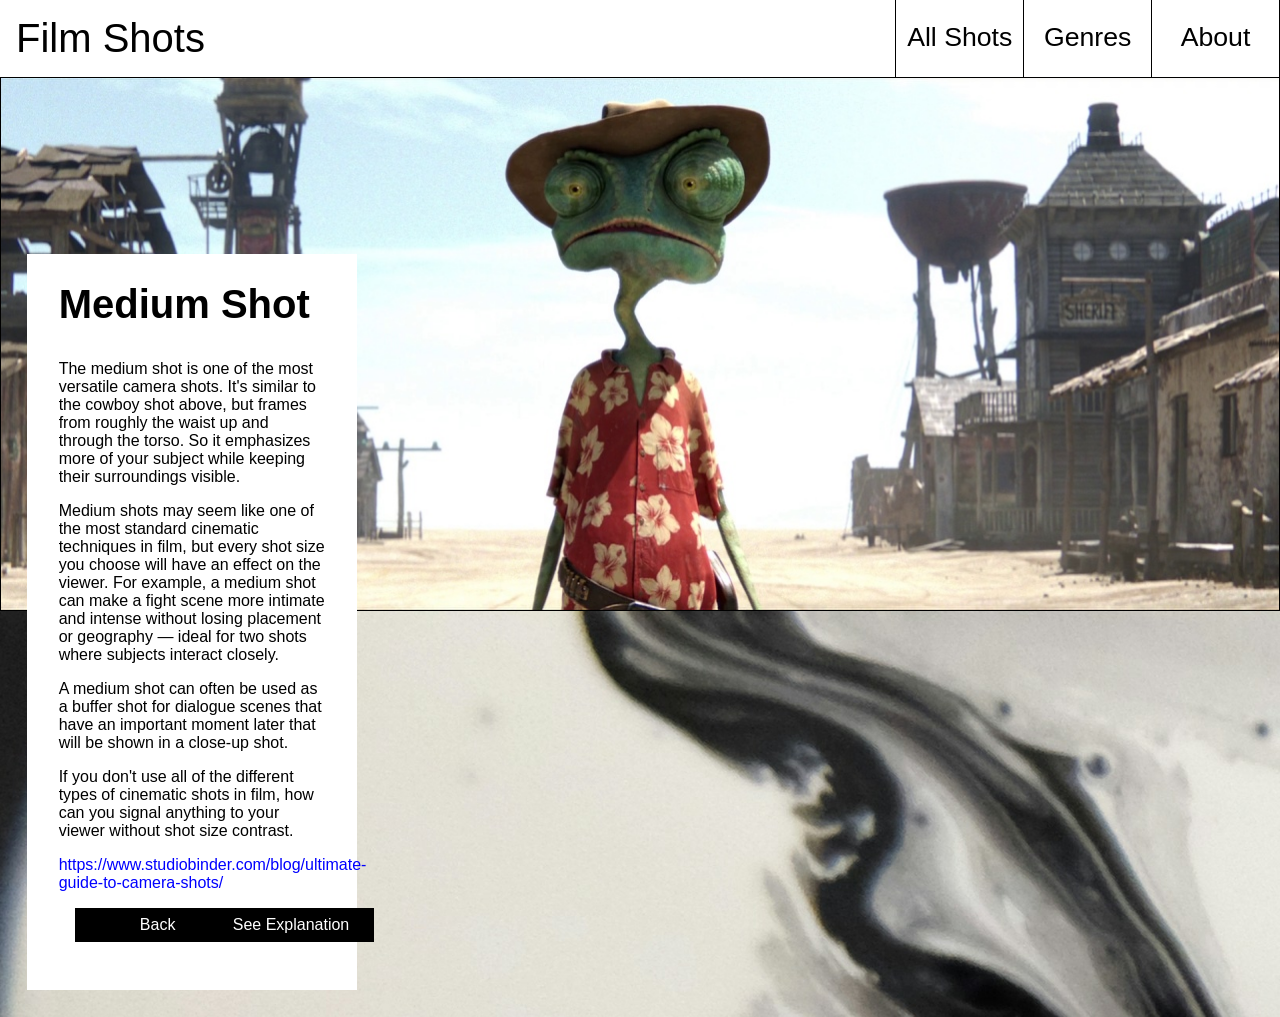
<file: pages/mediumshot.html>
<html lang="en">
<head>
    <meta charset="UTF-8">
    <meta name="viewport" content="width=device-width, initial-scale=1.0">
    <link rel="stylesheet" href="../style.css">
    <title>Medium Shot</title>
</head>
<body>
    <nav>
        <div class="title">Film Shots</div>
        <div></div>
        <a href="../index.html">All Shots</a>
        <a href="genres.html">Genres</a>
        <a href="about.html">About</a>
    </nav>
    <div class="big-image">
        <img src="../img/Rango-025.jpg">
    </div>
    <div class="shot-grid">
        <div class="shot-text-box">
            <h2>Medium Shot</h2>
            <p>The medium shot is one of the most versatile camera shots. It's similar to the cowboy shot above, but frames from 
                roughly the waist up and through the torso. So it emphasizes more of your subject while keeping their surroundings 
                visible.
            </p>
            <p>
                Medium shots may seem like one of the most standard cinematic techniques in film, but every shot size you choose 
                will have an effect on the viewer. For example, a medium shot can make a fight scene more intimate and intense 
                without losing placement or geography — ideal for two shots where subjects interact closely.
            </p>
            <p>
                A medium shot can often be used as a buffer shot for dialogue scenes that have an important moment later that will be shown in a close-up shot.
            </p>
            <p>
                If you don't use all of the different types of cinematic shots in film, how can you signal anything to your viewer without shot size contrast.
            </p>
            <a href="https://www.studiobinder.com/blog/ultimate-guide-to-camera-shots/">
                https://www.studiobinder.com/blog/ultimate-guide-to-camera-shots/
            </a>
            <div class="button-container">
                <a href="../index.html">
                    <div class="button">Back</div>
                </a>
                <a href="https://youtu.be/dQV2-6_0ZeY?list=PLEzQZpmbzckX-GPpjzBF4cjgueZBX2bJD" target="_blank" class="shot-explain">
                    <div class="button">See Explanation</div>
                </a>
            </div>
        </div>
    </div>
</body>
</html>
</file>
<file: style.css>
html, body {
    margin:0;
    background-image: url(img/vanburn-gonsalves-2sL1LoHSRMA-unsplash.jpg);
    background-size: 300%;
    background-color: grey;
}

nav {
    display: grid;
    grid-template-columns: 20% 50% 10% 10% 10%;
    margin: 0;
    margin-bottom: 0px;
    border-right: 1px solid black;
    border-bottom: 1px solid black;
    background-color: white;
}

nav a {
    border-left: 1px solid black;
    font-size: 20pt;
    font-family: Arial, Helvetica, sans-serif;
    font-weight: 100;
    color: black;
    background-color: white;
    padding-top: 1.4rem;
    text-decoration: none;
    text-align: center;
}

nav a:hover {
    color: white;
    background-color: black;
}

.first-split {
    display: grid;
    grid-template-columns: 100%;
}

.longshot {
    display: grid;
    grid-template-columns: 33.33% 66.66%;
    text-decoration: none;
    border: 1px solid black;
    padding-bottom: 0;
    transition: all;
    -webkit-transition: all 0.4s;
    background-color: white;
}

.longshot:hover {
    display: grid;
    grid-template-columns: 60% 40%;
    transition: all;
    -webkit-transition: all 0.4s;
}

.longshot-box {
    height: 303px;
    overflow:hidden;
}

.longshot img{
    height: 100%;
    margin-bottom: 0px;
}

.longshot #long-shot{
    font-size: 45pt;
    font-family: Arial, Helvetica, sans-serif;
    font-weight: 800;
    margin-top: 50px;
    color: black;
    margin: 2rem;
}

.visual-border {
    margin-top: 2.083vw;
    margin-right: 2.083vw;
    background-color: transparent;
    transition: all;
    -webkit-transition: all 0.4s;
}

.visual-border:hover {
    transition: all;
    -webkit-transition: all 0.1s;
    border: 10px solid black;
}

.title {
    font-size: 50pt;
    font-family: Helvetica;
    color: black;
    margin-left: 10px;
}

.grid-med {
    display: grid;
    grid-template-columns: 66.66% 33.33%;
    padding: 2.083vw;
    padding-bottom: 0px;
    border-right: 1px solid black;
    height: 550px;
}

.grid-med-img {
    display: grid;
    grid-template-columns: 50% 50%;
    height: 550px;
    object-position:center;
}

#med-shots{
    font-size: 70pt;
    font-family: Helvetica;
    font-weight: 600;
    text-decoration: none;
    color: black;
}

a .caption {
    text-decoration: none;
    color: white;
    font-family: Helvetica;
    font-size: 18pt;
    background-color: black;
    padding: 0.5rem;
    margin-top: 5px;
}

#content-item {
    overflow: hidden;
    border: 1px solid black;
}
#content-item .item{
    overflow: hidden;
    cursor: pointer;
    display: flex;    
    height:500px;
    width:500px;
}
#content-item .item img {
    height:300px;
    margin-left: -25%;
}
#content-item .item:hover img{
    -webkit-transform: scale(1.1);
    transform: scale(1.1);
    -webkit-transition: all 0.8s;
    transition: all 0.8s;
}
#content-item .item .caption {
    position:absolute;
    margin-left: 5px;
    opacity: 0;
    -webkit-transition: all 0.4s;
    transition: all 0.4s;
}
#content-item .item:hover .caption {
    opacity: 1;
}

.border-full {
    border-right: 1px solid black;
    border-bottom: 1px solid black;
    margin: 0;
}

.border {
    border: 1px solid black;
    border-right: 0px;
    padding: 3rem;
    text-decoration: none;
    transition: all;
    -webkit-transition: all 0.4s;
    background-color: white;
}

.border:hover {
    border: 10px solid black;
    border-right: 0px;
    transition: all;
    -webkit-transition: all 0.1s;
}

.closeups {
    display: grid;
    grid-template-columns: 50% 50%;
    padding: 2.083vw;
    height: 500px;
}

#cu-boxes {
    overflow: hidden;
    height: 502px;
}

#cu-text {
    font-size: 45pt;
    font-family: Arial, Helvetica, sans-serif;
    font-weight: 800;
    color: White;
    margin: 2rem;
    margin-top: -100px;
    margin-bottom: -10px;
    position: absolute;
}

.closeups .closeup-shot:hover #cu-text {
    -webkit-transform: scale(1);
    transform: scale(1);
    -webkit-transition: all 0.8s;
    transition: all 0.8s;
}

.closeups .closeup-shot{
    margin-right:1.0416vw;
    text-decoration: none;
    border: 1px solid black;
}

.closeups .closeup-shot img{
    height:100%;
    -webkit-transform: scale(1);
    transform: scale(1);
    -webkit-transition: all 0.8s;
    transition: all 0.8s;
}

.closeups .closeup-shot:hover img{
    height:100%;
    -webkit-transform: scale(1.1);
    transform: scale(1.1);
    -webkit-transition: all 0.8s;
    transition: all 0.8s;
}

.closeups .ecu-shot img{
    height:100%;
    -webkit-transform: scale(1);
    transform: scale(1);
    -webkit-transition: all 0.8s;
    transition: all 0.8s;
}

.closeups .ecu-shot:hover img{
    height:100%;
    -webkit-transform: scale(1.3);
    transform: scale(1.3);
    -webkit-transition: all 0.8s;
    transition: all 0.8s;
}

.closeups .ecu-shot{
    margin-left:1.0416vw;
    text-decoration: none;
    border: 1px solid black;
}

#ecu-text {
    font-size: 45pt;
    font-family: Arial, Helvetica, sans-serif;
    font-weight: 800;
    color: White;
    margin: 2rem;
    margin-top: -100px;
    position:absolute;
}

.closeups .ecu-shot:hover #ecu-text {
    -webkit-transform: scale(1);
    transform: scale(1);
    -webkit-transition: all 0.8s;
    transition: all 0.8s;
}

.grid-full {
    display: grid;
    grid-template-columns: 100%;
    background-image:url("img/Armageddon-62.jpg");
    width:100%;
    height:74%;
    object-fit: cover;
    transition: all;
    -webkit-transition: all 0.4s;
    text-decoration: none;
    border-top: 1px solid black;
}

.grid-full:hover * {
    color: black;
    transition: all;
    -webkit-transition: all 0.4s;
}
.grid-full #text-fullshot1:hover{
    color: black;
} 

.grid-full #text-fullshot2:hover {
    color: black;
}

.grid-full #text-fullshot1 {
    color: white;
    font-size: 200pt;
    font-family: Helvetica;
    font-weight: 900;
    text-align: center;
    text-decoration: none;
    margin-top:100px;
}
.grid-full #text-fullshot2 {
    color: white;
    font-size: 70pt;
    font-family: Helvetica;
    font-weight: 900;
    text-align: center;
    margin-top: -160px;
}

.big-image{
    border: 1px solid black;
    border-top: 0px;
}

.big-image img{
    width:100%;
}

.shot-grid {
    display: grid;
    grid-template-columns: 30% 70%;
    position: absolute;
    margin-top: -30%;
}

.shot-text-box {
    background-color: white;
    margin: 2.083vw;
    padding: 2rem;
}

.shot-text-box p{
    font-size: 12pt;
    font-family: Arial, Helvetica, sans-serif;
    font-weight: 100;
}

.shot-text-box h2{
    font-size: 30pt;
    font-family: Arial, Helvetica, sans-serif;
    font-weight: 600;
    margin-top: -4px;
}

.shot-text-box a{
    font-size: 12pt;
    font-family: Arial, Helvetica, sans-serif;
    font-weight: 100;
    text-decoration: none;
    color: blue;
}

.button-container{
    display: grid;
    grid-template-columns: 50% 50%;
}

.button{
    text-align: center;
    background-color: black;
    color: white;
    font-family: helvetica;
    padding: 0.5rem;
    margin:1rem;
    width: 150px;;
}

.about-grid{
    display: grid;
    grid-template-columns: 30% 40% 30%;
}

.about-text-box {
    background-color: white;
    margin: 2.083vw;
    padding: 2rem;
}

.about-text-box p{
    font-size: 12pt;
    font-family: Arial, Helvetica, sans-serif;
    font-weight: 100;
    padding-bottom: 20px;
}

.about-text-box a{
    font-size: 12pt;
    font-family: Arial, Helvetica, sans-serif;
    font-weight: 100;
    text-decoration: none;
    color: blue;
}

.desktopFormat {
    display: block;
}

.mobileFormat {
    display: none;
}

.genre-tag {
    font-family: Arial, Helvetica, sans-serif;
    font-size: 30pt;
    background-color: white;
    border: 1px solid black;
    border-bottom: 0px;
    padding: 1rem;
}

.genre-tag-grid {
    display:grid;
    grid-template-columns: 33.33% 66.66%;
}

.genre-slot {
    margin: 2.083vw;
}

#content-item .item .genreImg {
    height:500px;
    margin-left: -40%;
}

.shot-grid-genres{
    display: grid;
    grid-template-columns: 25% 25% 25% 25%;
}

#content-item .item #imagePlacement1{
    margin-left:-90%;
}

@media screen and (max-width: 800px) and (min-width: 0px){
    .mobileFormat {
        display: block;
    }

    #content-item .item #imagePlacement1{
        margin-left:-50%;
    }

    #content-item #genre-box {
        height: 250px;
    }

    .genre-tag-grid {
        display:grid;
        grid-template-columns: 100% 0%;
    }
    .shot-grid-genres{
        display: grid;
        grid-template-columns: 50% 50%;
    }
    #content-item .item .genreImg {
        height:250px;
        margin-left: -20%;
    }

    .desktopFormat {
        display: none;
    }

    .title{
        font-size: 15pt;
        margin-top: 1rem;
        margin-bottom: 1rem;
        border-right: 0px;
    }
    nav {
        grid-template-columns: 30% 10% 20% 20% 20%;
    }
    nav a {
        font-size: 12pt;
    }
    .visual-border {
        margin: 0;
    }
    .longshot{
        background-color: transparent;
        overflow:hidden;
    }
    .longshot-box {
        overflow:visible;
    }
    .longshot img {
        margin-left: -230px;
    }
    .border {
        padding: 1rem;
        border: 1px solid black;
        border-bottom: 0px;
    }
    .border:hover {
        padding: 1rem;
        border: 10px solid black;
        border-bottom: 0px;
    }
    #med-shots{
        font-size: 20pt;
    }
    .grid-med{
        grid-template-columns: 100%;
        padding: 5vw;
        height: auto;
    }
    .grid-med-img{
        grid-template-columns: 50% 50%;
        height: 350px;
    }
    #content-item .item .caption {
        opacity: 1;
        font-size: 10pt;
    }
    #content-item .item {
        display:flex;
    }
    #content-item .item img{
        margin-left: -40%;
    }
    .first-split {
        grid-template-columns: 100%;
    }
    .closeups {
        height: 200px;
        background-color: white;
    }
    #cu-boxes {
        height: 200px;
        overflow:hidden;
        border: 1px solid black;
    }
    #cu-text {
        font-size: 20pt;
        position:relative;
        margin-left: 10px;
    }
    .closeups .closeup-shot{
        border: 0px solid black;
    }
    .closeups .ecu-shot{
        border: 0px solid black;
    }
    .closeups .closeup-shot img{
        margin-left: -30%;
    }
    .closeups .ecu-shot img{
        margin-left: -30%;
    }
    #ecu-text {
        font-size: 20pt;
        margin-top: -130px;
        position: relative;
        margin-left: 10px;
        margin-bottom: 0px;
    }
    .grid-full {
        height:40%;
    }
    .grid-full #text-fullshot1 {
        font-size: 85pt;
    }
    .grid-full #text-fullshot2 {
        font-size: 30pt;
        margin-top: -60px;
    }
    .shot-grid{
        margin-top: 0px;
        grid-template-columns: 100% 0%;
    }
    .button {
        margin:0.5rem;
        margin-top: 1rem;
        width: auto;
    }
    .about-grid{
        grid-template-columns: 10% 80% 10%;
    }
    .about-text-box {
        margin-top: 2.083vw;
    }
}

@media screen and (max-width: 1600px) and (min-width: 800px){
    .title {
        font-size: 30pt;
        margin: 1rem;
    }
    #med-shots {
        font-size: 50pt;
    }
    #ecu-text {
        font-size: 30pt;
    }
    #cu-text {
        font-size: 30pt;
    }
    .visual-border {
        margin-bottom: 2.083vw;
    }
    .grid-full #text-fullshot2 {
        margin-top: -100px;
    }
    #content-item .item .caption {
        font-size: 15pt;
    }
    .longshot #long-shot{
        margin-top: 60px;
    }
}
</file>
